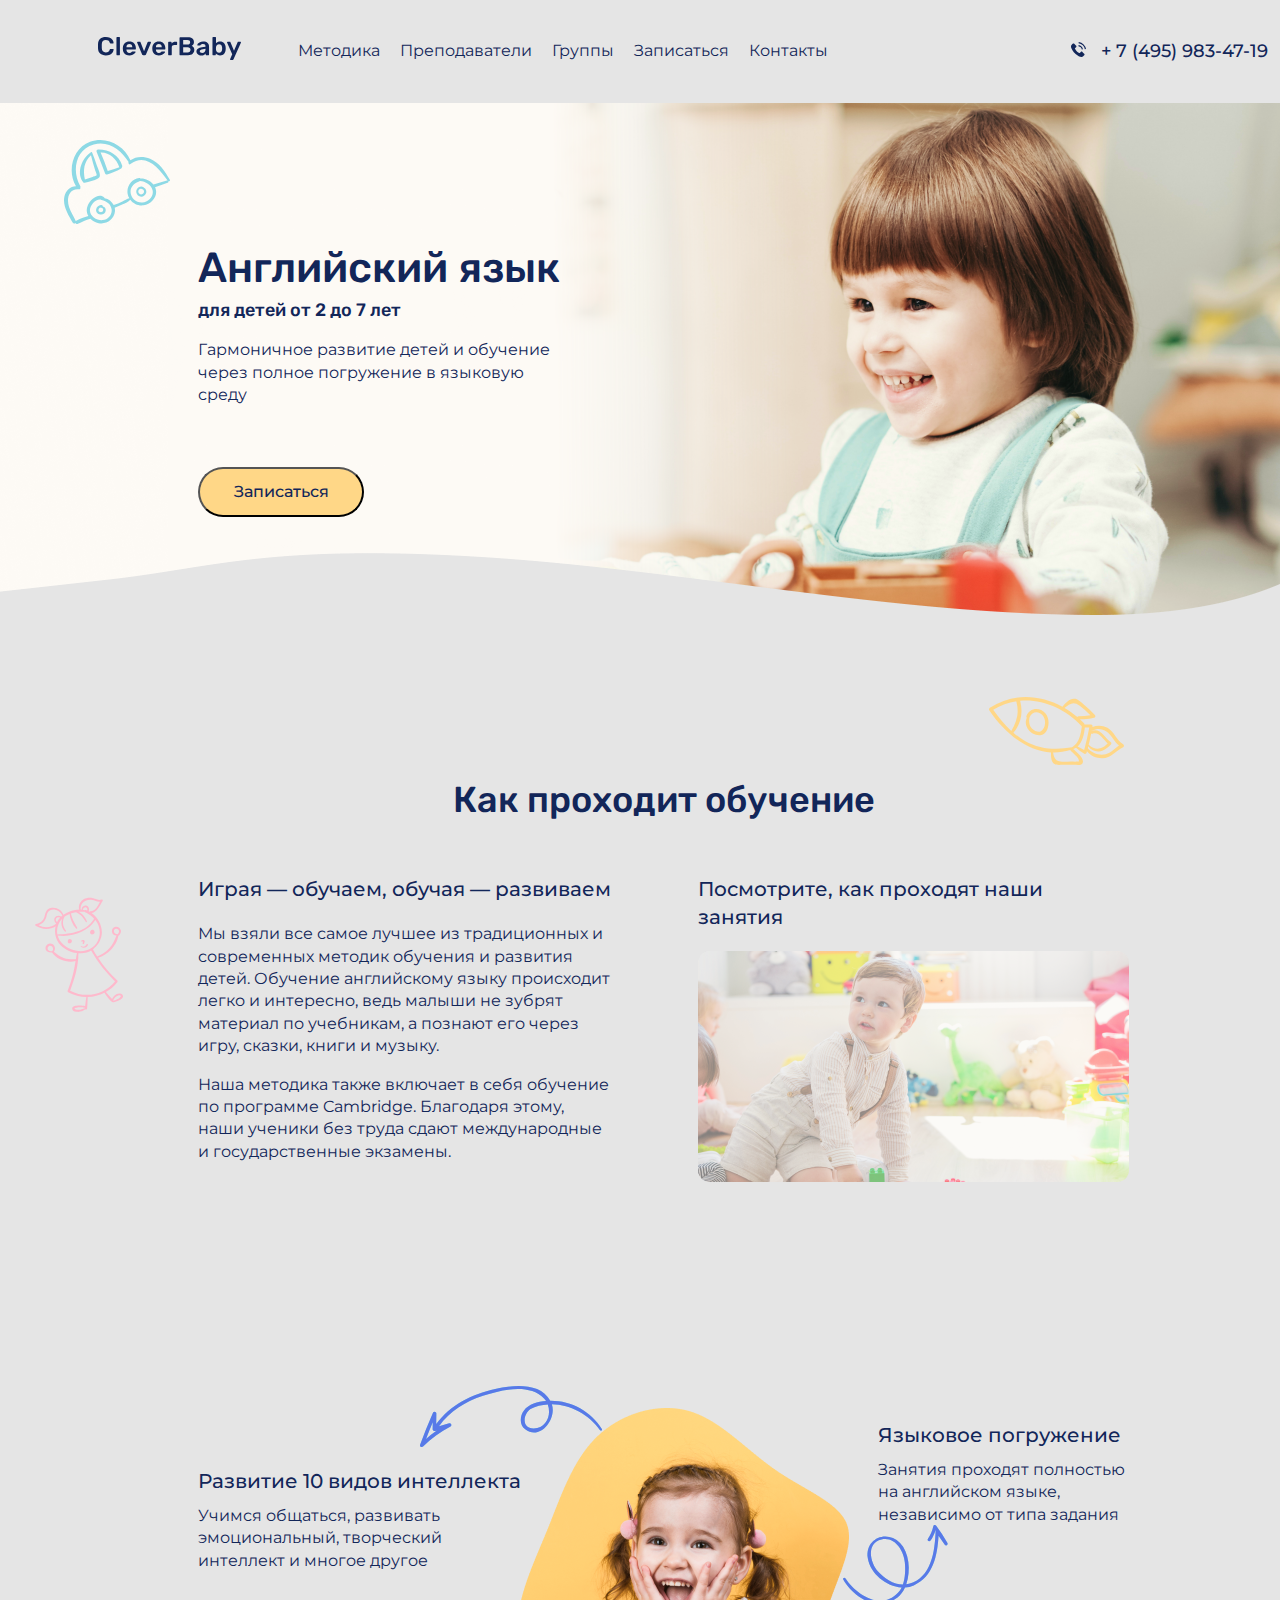
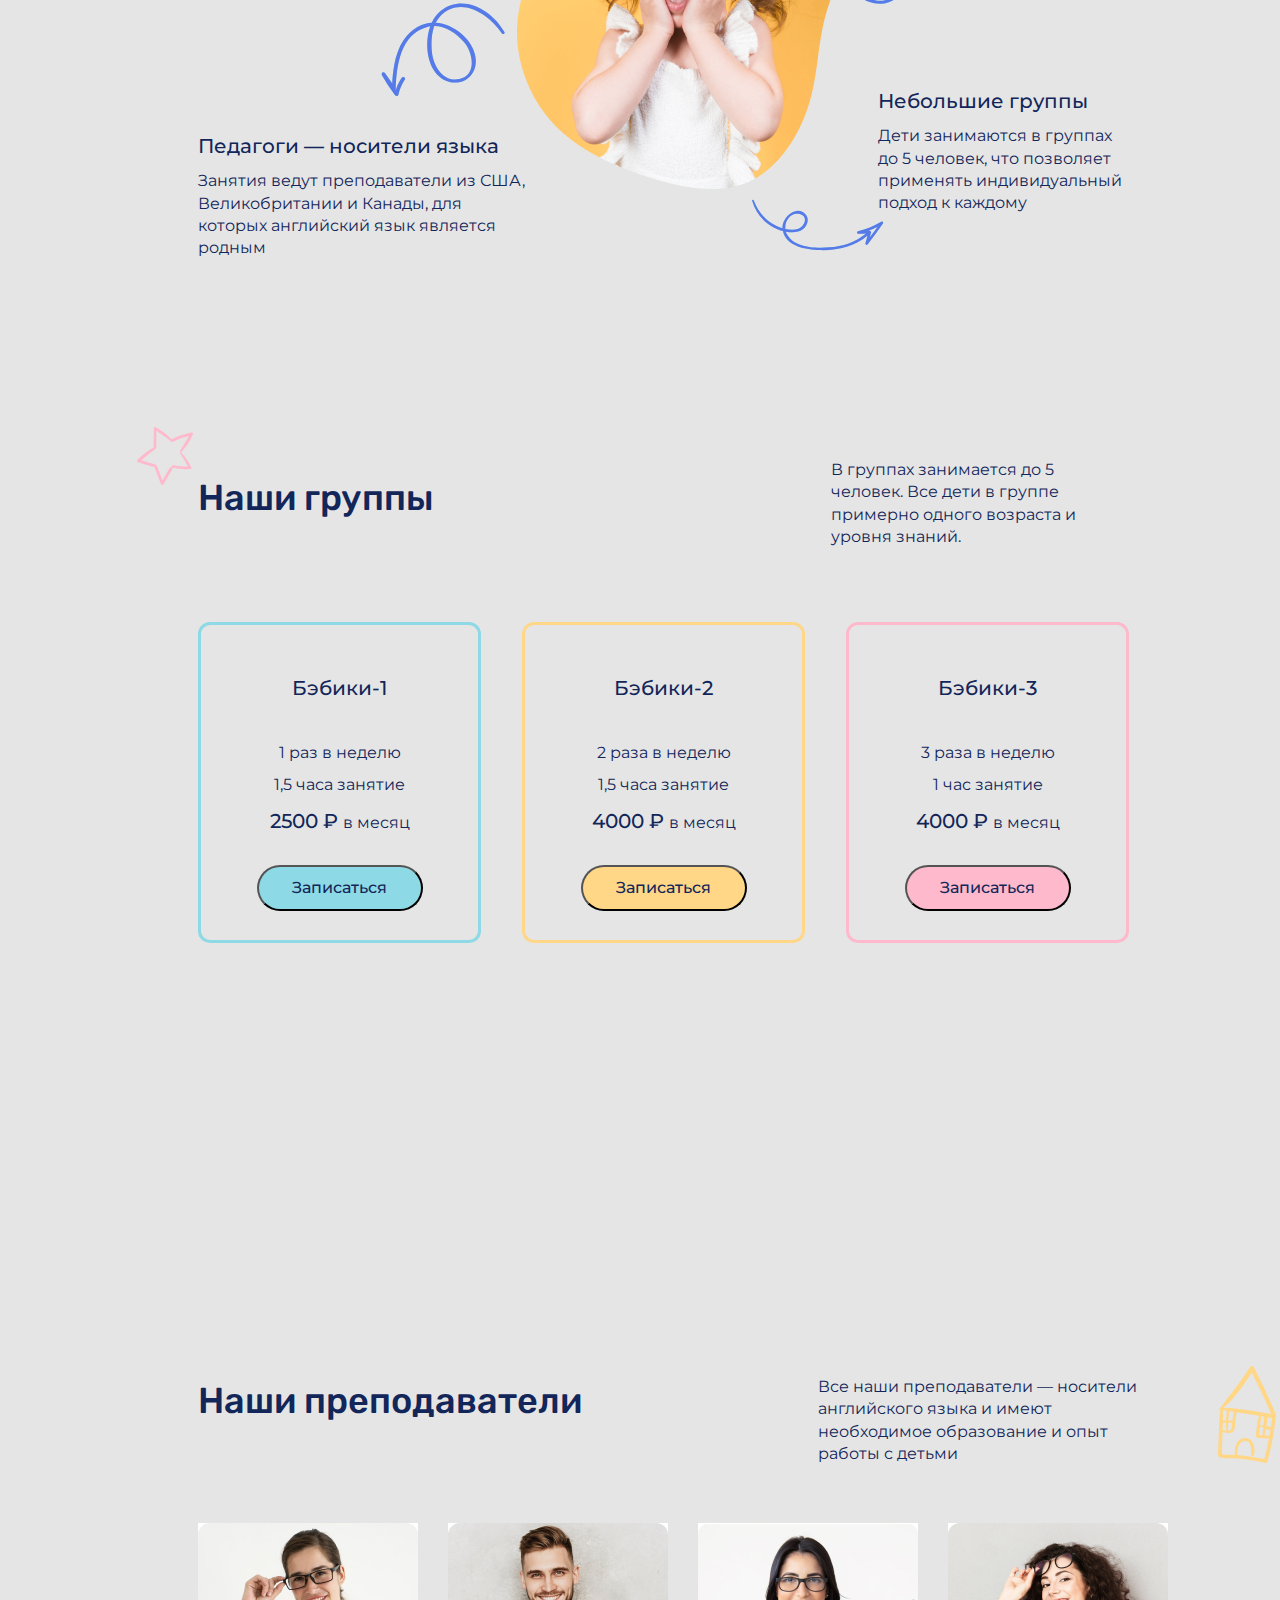
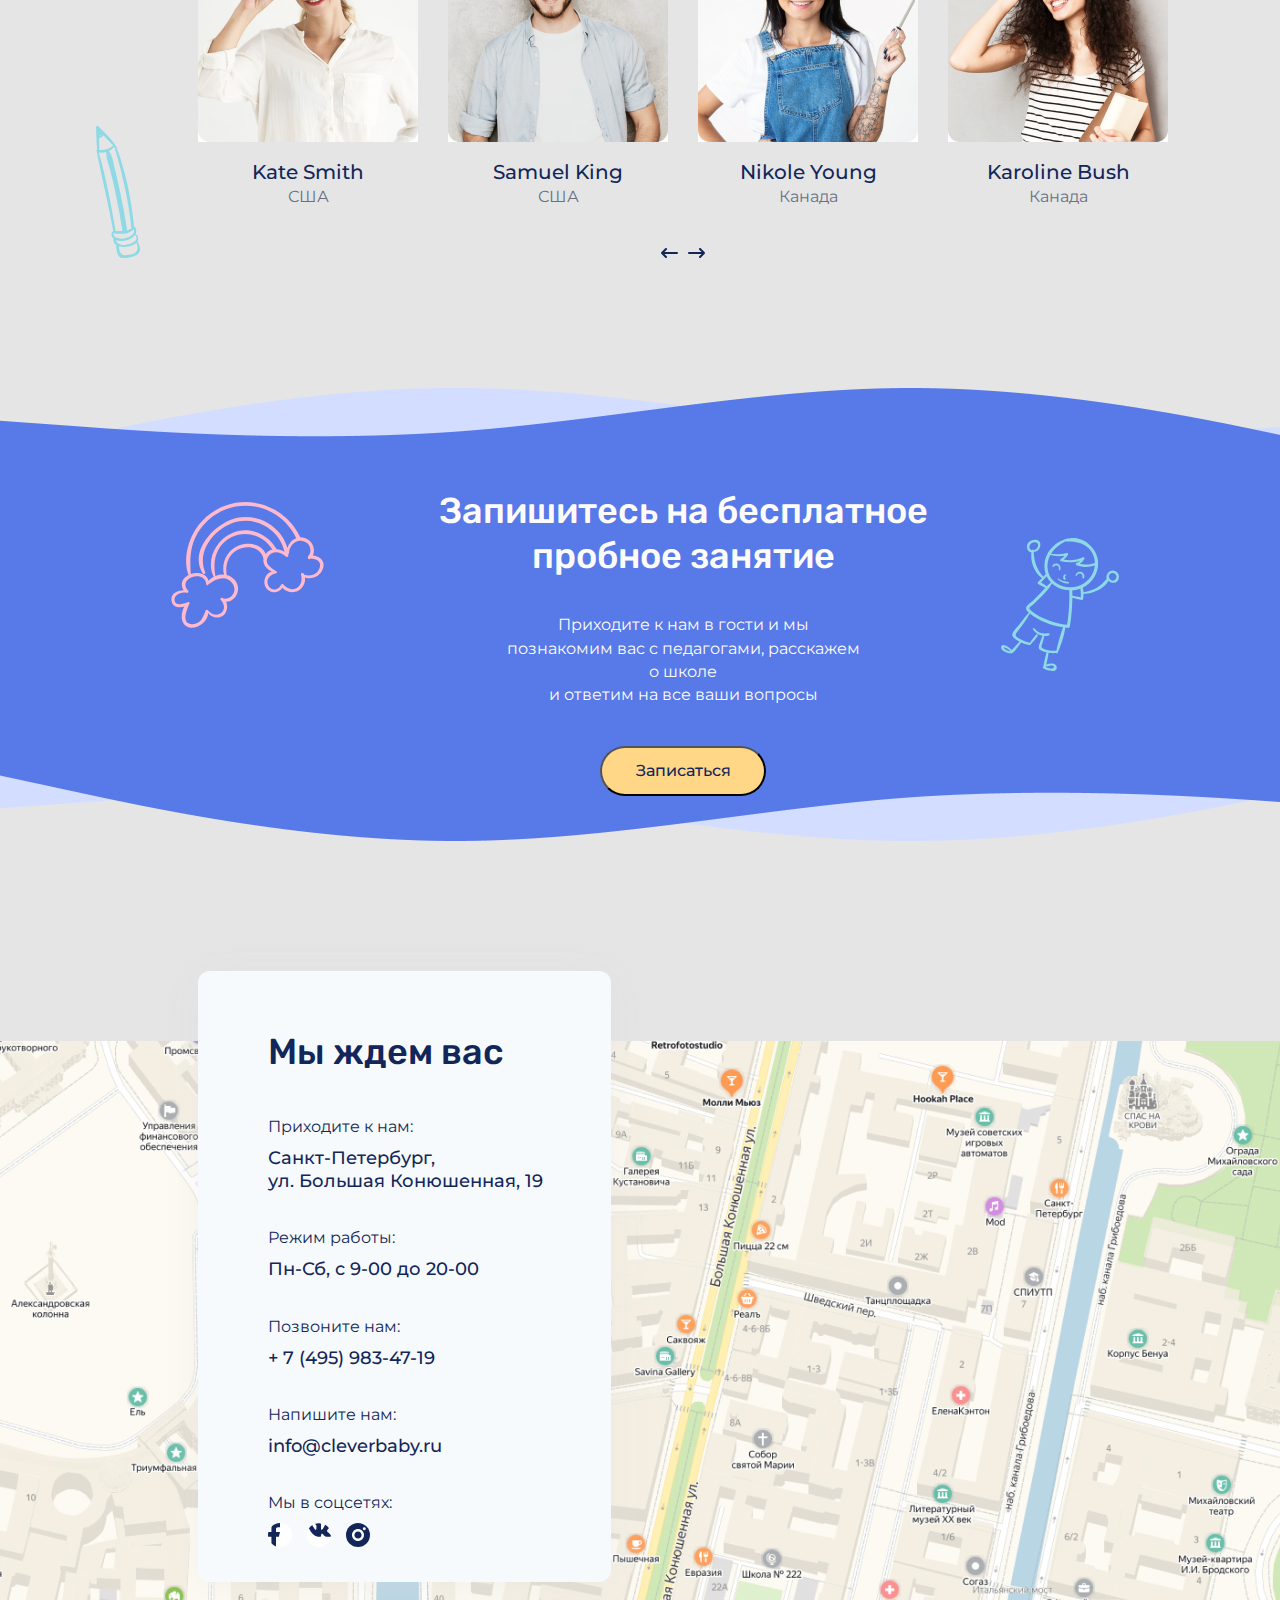
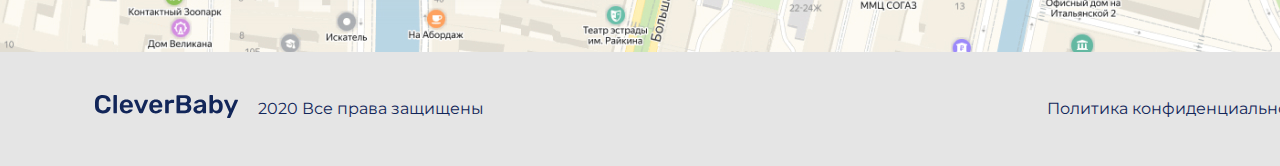
<file: index.html>
<!DOCTYPE html>
<html lang="ru">
  <head>
    <meta charset="utf-8">
 <meta name="viewport" content="width=device-width, initial-scale=1">
 <meta http-equiv="X-UA-Compatible" content="ie=edge"> 
 <title>Студия английского языка "CleverBaby"</title>
 <link rel="preconnect" href="https://fonts.googleapis.com">
<link rel="preconnect" href="https://fonts.gstatic.com" crossorigin>
<link href="https://fonts.googleapis.com/css2?family=Montserrat:wght@400;500;700&family=Rubik:wght@500&display=swap" rel="stylesheet">


<link rel="stylesheet" href="style-1.css">
<link rel="stylesheet" href="normalize.css">
   
  </head>
  <body>
    <div style="display: none;">
      <svg width="0" height="0" class="hidden">
        <symbol fill="none" xmlns="http://www.w3.org/2000/svg" viewBox="0 0 153 158" id="arrow-right-1">
          <path d="M52.974 92.6c8.383 9.438 20.513 17.613 33.323 17.757 3.336-9.304 3.505-20.426 2.632-29.46-1.466-15.18-12.747-34.582-31.084-30.467-20.656 4.635-15.034 30.73-4.871 42.17zm29.594-37.49c12.023 12.218 14.696 36.678 8.239 54.959a29.397 29.397 0 003.556-.705c30.332-8.209 34.514-43.965 35.525-70.014.013-.317.097-.591.213-.842l-.372-.513c-1.524 4.894-3.633 9.374-6.546 13.838-1.45 2.224-5.138.254-3.68-1.981 3.511-5.38 5.858-10.807 7.326-17.08.44-1.877 2.774-1.957 3.81-.576a207.33 207.33 0 0114.982 22.98c1.318 2.344-2.023 4.333-3.558 2.142-2.768-3.945-5.536-7.894-8.303-11.841-1.498 25.648-6.91 54.653-33.048 65.997-3.694 1.604-7.59 2.458-11.558 2.679-2.446 5.366-5.77 10.001-9.983 13.337-25.694 20.353-58.377.46-72.166-23.768-1.034-1.815 1.63-3.427 2.78-1.674 14.333 21.895 47.513 43.764 70.316 18.963 1.867-2.029 3.374-4.36 4.607-6.88-20.746-1.259-42.01-18.791-45.03-38.912-3.894-25.934 24.999-38.296 42.89-20.11z" fill="#8DD9E5"></path>
          <path d="M52.974 92.6c8.383 9.438 20.513 17.613 33.323 17.757 3.336-9.304 3.505-20.426 2.632-29.46-1.466-15.18-12.747-34.582-31.084-30.467-20.656 4.635-15.034 30.73-4.871 42.17zm29.594-37.49c12.023 12.218 14.696 36.678 8.239 54.959a29.397 29.397 0 003.556-.705c30.332-8.209 34.514-43.965 35.525-70.014.013-.317.097-.591.213-.842l-.372-.513c-1.524 4.894-3.633 9.374-6.546 13.838-1.45 2.224-5.138.254-3.68-1.981 3.511-5.38 5.858-10.807 7.326-17.08.44-1.877 2.774-1.957 3.81-.576a207.33 207.33 0 0114.982 22.98c1.318 2.344-2.023 4.333-3.558 2.142-2.768-3.945-5.536-7.894-8.303-11.841-1.498 25.648-6.91 54.653-33.048 65.997-3.694 1.604-7.59 2.458-11.558 2.679-2.446 5.366-5.77 10.001-9.983 13.337-25.694 20.353-58.377.46-72.166-23.768-1.034-1.815 1.63-3.427 2.78-1.674 14.333 21.895 47.513 43.764 70.316 18.963 1.867-2.029 3.374-4.36 4.607-6.88-20.746-1.259-42.01-18.791-45.03-38.912-3.894-25.934 24.999-38.296 42.89-20.11z" fill="#5879E8"></path>
        </symbol>
        <symbol fill="none" xmlns="http://www.w3.org/2000/svg" viewBox="0 0 153 87" id="arrow-right-2">
          <path d="M137.967 48.03a1.257 1.257 0 00-1.073-.527l-1.2.045a90.454 90.454 0 009.987-4.416 481.03 481.03 0 01-8.622 11.813l1.516-5.39c.202-.718-.125-1.249-.608-1.526zM61.132 29.414c9.505 2.493 5.272 13.4-1.583 15.924-4.411 1.623-9.723 1.137-14.205.218-.771-8.929 5.92-18.73 15.788-16.142zm88.479 8.31c-7.956 4.767-16.342 8.177-25.286 10.298-1.545.367-1.221 2.871.356 2.813 2.803-.109 5.603-.215 8.404-.322-11.252 9.674-25.5 14.139-40.021 15.091-14.952.983-38.083.764-46.148-14.536a13.604 13.604 0 01-1.01-2.515c6.412 1.194 13.898 1.25 19.109-3.114 4.26-3.568 6.406-10.235 2.843-14.99-9.191-12.278-26.441 1.962-25.64 14.348-14.59-4.142-26.105-15.84-31.342-30.35-.362-1.005-1.9-.61-1.606.462 4.445 16.18 17.504 28.852 33.392 32.912 3.653 16.99 25.293 20.204 39.6 20.775 18.632.748 37.93-3.34 52.525-15.83l-2.361 8.397c-.361 1.281 1.414 2.527 2.313 1.37a492.99 492.99 0 0016.756-22.86c.837-1.214-.736-2.637-1.884-1.949z" fill="#8DD9E5"></path>
          <path d="M137.967 48.03a1.257 1.257 0 00-1.073-.527l-1.2.045a90.454 90.454 0 009.987-4.416 481.03 481.03 0 01-8.622 11.813l1.516-5.39c.202-.718-.125-1.249-.608-1.526zM61.132 29.414c9.505 2.493 5.272 13.4-1.583 15.924-4.411 1.623-9.723 1.137-14.205.218-.771-8.929 5.92-18.73 15.788-16.142zm88.479 8.31c-7.956 4.767-16.342 8.177-25.286 10.298-1.545.367-1.221 2.871.356 2.813 2.803-.109 5.603-.215 8.404-.322-11.252 9.674-25.5 14.139-40.021 15.091-14.952.983-38.083.764-46.148-14.536a13.604 13.604 0 01-1.01-2.515c6.412 1.194 13.898 1.25 19.109-3.114 4.26-3.568 6.406-10.235 2.843-14.99-9.191-12.278-26.441 1.962-25.64 14.348-14.59-4.142-26.105-15.84-31.342-30.35-.362-1.005-1.9-.61-1.606.462 4.445 16.18 17.504 28.852 33.392 32.912 3.653 16.99 25.293 20.204 39.6 20.775 18.632.748 37.93-3.34 52.525-15.83l-2.361 8.397c-.361 1.281 1.414 2.527 2.313 1.37a492.99 492.99 0 0016.756-22.86c.837-1.214-.736-2.637-1.884-1.949z" fill="#5879E8"></path>
        </symbol>
        <symbol fill="none" xmlns="http://www.w3.org/2000/svg" viewBox="0 0 182 61" id="decorate-arrow-left-1">
          <path d="M13.884 44.708c.403.308.931.447 1.482.282.484-.144.967-.287 1.45-.432A113.755 113.755 0 006.07 52.915a574.627 574.627 0 016.661-16.642c-.03 2.276-.058 4.553-.087 6.83-.012.91.56 1.432 1.241 1.605zm99.891-2.325c-12.419.063-10.819-14.126-3.276-19.265 4.854-3.306 11.498-4.411 17.27-4.743 3.862 10.279-1.101 23.94-13.994 24.008zM3.04 60.526c8.152-8.13 17.276-14.796 27.5-20.118 1.767-.922.552-3.77-1.354-3.203-3.386 1.013-6.77 2.022-10.154 3.032 10.571-14.953 26.506-24.713 43.922-30.42 17.932-5.88 46.242-12.926 61.093 2.558a16.71 16.71 0 012.056 2.645c-8.219.617-17.377 2.915-22.31 9.703-4.034 5.55-4.473 14.084 1.432 18.564 15.237 11.565 31.639-10.662 26.609-25.005 19.167.273 37.052 10.423 48.191 25.869.771 1.069 2.519.12 1.809-1.053-10.719-17.663-30.807-28.472-51.531-28.24C120.285-4.009 92.815-.963 75.162 2.881c-22.99 5.002-45.213 15.913-58.946 35.24.046-3.547.09-7.094.137-10.641.021-1.624-2.554-2.53-3.273-.884A589.33 589.33 0 00.103 58.826c-.625 1.695 1.76 2.875 2.937 1.701z" fill="#8DD9E5"></path>
          <path d="M13.884 44.708c.403.308.931.447 1.482.282.484-.144.967-.287 1.45-.432A113.755 113.755 0 006.07 52.915a574.627 574.627 0 016.661-16.642c-.03 2.276-.058 4.553-.087 6.83-.012.91.56 1.432 1.241 1.605zm99.891-2.325c-12.419.063-10.819-14.126-3.276-19.265 4.854-3.306 11.498-4.411 17.27-4.743 3.862 10.279-1.101 23.94-13.994 24.008zM3.04 60.526c8.152-8.13 17.276-14.796 27.5-20.118 1.767-.922.552-3.77-1.354-3.203-3.386 1.013-6.77 2.022-10.154 3.032 10.571-14.953 26.506-24.713 43.922-30.42 17.932-5.88 46.242-12.926 61.093 2.558a16.71 16.71 0 012.056 2.645c-8.219.617-17.377 2.915-22.31 9.703-4.034 5.55-4.473 14.084 1.432 18.564 15.237 11.565 31.639-10.662 26.609-25.005 19.167.273 37.052 10.423 48.191 25.869.771 1.069 2.519.12 1.809-1.053-10.719-17.663-30.807-28.472-51.531-28.24C120.285-4.009 92.815-.963 75.162 2.881c-22.99 5.002-45.213 15.913-58.946 35.24.046-3.547.09-7.094.137-10.641.021-1.624-2.554-2.53-3.273-.884A589.33 589.33 0 00.103 58.826c-.625 1.695 1.76 2.875 2.937 1.701z" fill="#5879E8"></path>
        </symbol>
        <symbol fill="none" xmlns="http://www.w3.org/2000/svg" viewBox="0 0 130 118" id="decorate-arrow-left-2">
          <path d="M85.535 43.673c-9.895-7.837-23.26-13.782-35.901-11.698-1.67 9.742.096 20.724 2.526 29.47C56.24 76.14 70.72 93.286 88.063 86.05c19.537-8.153 9.468-32.875-2.528-42.376zM62.903 85.736C48.941 75.79 42.06 52.168 45.243 33.043c-1.136.37-2.266.79-3.38 1.312-28.445 13.353-26.352 49.292-22.823 75.12.043.315.008.6-.063.867l.455.44c.651-5.084 1.95-9.862 4.043-14.764 1.042-2.442 5.016-1.143 3.968 1.312-2.523 5.907-3.892 11.66-4.248 18.092-.107 1.925-2.391 2.41-3.651 1.23A207.327 207.327 0 01.798 96.624c-1.705-2.08 1.239-4.619 3.131-2.729l10.234 10.22c-2.98-25.518-2.689-55.023 21.081-70.735 3.36-2.221 7.049-3.74 10.917-4.647 1.477-5.708 3.946-10.85 7.514-14.867 21.769-24.508 57.411-10.594 75.198 10.87 1.334 1.608-1.009 3.658-2.446 2.132-17.92-19.073-54.393-34.846-72.542-6.46-1.486 2.322-2.565 4.879-3.342 7.575 20.65-2.363 44.637 11.208 51.105 30.498 8.34 24.864-17.966 42.057-38.745 27.255z" fill="#8DD9E5"></path>
          <path d="M85.535 43.673c-9.895-7.837-23.26-13.782-35.901-11.698-1.67 9.742.096 20.724 2.526 29.47C56.24 76.14 70.72 93.286 88.063 86.05c19.537-8.153 9.468-32.875-2.528-42.376zM62.903 85.736C48.941 75.79 42.06 52.168 45.243 33.043c-1.136.37-2.266.79-3.38 1.312-28.445 13.353-26.352 49.292-22.823 75.12.043.315.008.6-.063.867l.455.44c.651-5.084 1.95-9.862 4.043-14.764 1.042-2.442 5.016-1.143 3.968 1.312-2.523 5.907-3.892 11.66-4.248 18.092-.107 1.925-2.391 2.41-3.651 1.23A207.327 207.327 0 01.798 96.624c-1.705-2.08 1.239-4.619 3.131-2.729l10.234 10.22c-2.98-25.518-2.689-55.023 21.081-70.735 3.36-2.221 7.049-3.74 10.917-4.647 1.477-5.708 3.946-10.85 7.514-14.867 21.769-24.508 57.411-10.594 75.198 10.87 1.334 1.608-1.009 3.658-2.446 2.132-17.92-19.073-54.393-34.846-72.542-6.46-1.486 2.322-2.565 4.879-3.342 7.575 20.65-2.363 44.637 11.208 51.105 30.498 8.34 24.864-17.966 42.057-38.745 27.255z" fill="#5879E8"></path>
        </symbol>
      </svg>
    
    
    </div>

    <header class="header">
     <div class="container">
     <a href="index.html"><img src="img/logo.svg" alt=" Логотип CleverBaby" class="logo"></a>
     
     <div class="header-wrapper">
         <ul class="main-menu">
     <li class="main-menu-item"><a href="#properties">Методика</a></li>
     <li class="main-menu-item"><a href="#teachers">Преподаватели</a></li>
     <li class="main-menu-item"><a href="#groups">Группы</a></li>
     <li class="main-menu-item"><a href="#sign-up">Записаться</a></li>
     <li class="main-menu-item"><a href="#contacts">Контакты</a></li>
     </ul>
     <div class="header-contact-wrapper">
     <a href="tel:+74959834719" class="header-contact">
     <span class="header-contact-icon" aria-label="Иконка телефона">
     <img src="img/icon-phone.svg" alt="Иконка телефона">
     </span>
     + 7 (495) 983-47-19
     </a>
    </div></div>
     </div>
    </header>
    <main>
   <h1 class="visually-hidden"> Обучение английскому языку для детей</h1> 
    
   <section class="promo">
<div class="container">
<div class="promo-text">
<h2 class="promo-title">Английский язык</h2>
<P class="promo-subtitle">для детей от 2 до 7 лет</P>
<p>Гармоничное развитие детей и обучение
через полное погружение в языковую среду</p>
<button class="button"> <a href="#">Записаться</a></button></div>
</div>
</section>

<section id="properties" class="properties container-small">

<h2 class="properties-title">          Как проходит обучение        </h2> 
 <div class="container-layout">
<div class="column-1"><h3 class="properties-subtitle">Играя — обучаем, обучая — развиваем</h3>
<p>Мы взяли все самое лучшее из традиционных и современных методик обучения и развития детей. Обучение английскому языку происходит легко и интересно, ведь малыши не зубрят материал по учебникам, а познают его через игру, сказки, книги и музыку. </p>
<p>  Наша методика также включает в себя обучение по программе Cambridge. Благодаря этому, наши ученики без труда сдают международные и государственные экзамены. </p></div>
<div class="column-2"><h3 class="properties-subtitle">Посмотрите, как проходят наши занятия</h3>
<video src="" width="431" height="231" poster="img/video-desktop.png" ></video></div>
</div>
</section>
      
<section class="types container-small">
  
    <ul class="types-list">
  <li class="types-list-item">
    <svg class="arrows arrow-left-1">
      <use xlink:href="#decorate-arrow-left-1"></use>
    </svg>
   
  <h3 class="types-list-item-subtitle">Развитие 10 видов интеллекта</h3>
  <p>Учимся общаться, развивать эмоциональный, творческий интеллект и многое другое</p>
  </li>
  <li class="types-list-item">
  <svg class="arrows arrow-left-2">
    <use xlink:href="#decorate-arrow-left-2"></use></svg>
  
  <h3 class="types-list-item-subtitle">Педагоги — носители языка</h3>
  <p>Занятия ведут преподаватели         из США, Великобритании и Канады, для которых английский язык является родным</p>
  </li>
  <li class="types-list-item">
  <svg class="arrows arrow-right-1">
    <use xlink:href="#arrow-right-1"></use></svg>
  <h3 class="types-list-item-subtitle">Языковое погружение</h3>
  <p>Занятия проходят полностью на английском языке, независимо от типа задания</p>
  </li>
  <li class="types-list-item">
  <svg class="arrows arrow-right-2">
    <use xlink:href="#arrow-right-2"></use></svg>
  <h3 class="types-list-item-subtitle">Небольшие группы</h3>
  <p>Дети занимаются в группах до 5 человек, что позволяет применять индивидуальный подход к каждому</p>
  </li>
  </ul>
  <img src="img/laughing-girl-desktop.png" alt="" width="332" height="381">

</section>

      <section id="groups" class="groups container-small">
<header class="groups-header" >
  <h2 class="groups-title">Наши группы</h2>
<p>В группах занимается до 5 человек. Все дети в группе примерно одного возраста и уровня знаний.</p>
</header>
<ul class="groups-list">
  <li class="groups-list-item groups-list-item-1">
    <h3 class="groups-list-item-subtitle">      Бэбики-1    </h3>
    <ul class="groups-list-item-text-list">
      <li class="groups-text">1 раз в неделю</li>
      <li class="groups-text">1,5 часа занятие      <li>
    <li class="groups-text groups-item-price">2500 &#8381 <span>в месяц</span>    </li>
  </ul>
    
    <button class="button button-1"><a href="">Записаться</a></button>
  </li>
  <li class="groups-list-item groups-list-item-2">
    <h3 class="groups-list-item-subtitle">      Бэбики-2    </h3>
    <ul class="groups-list-item-text-list">
      <li class="groups-text">2 раза в неделю </li>
      <li class="groups-text">1,5 часа занятие      <li>
        <li class="groups-text groups-item-price">4000 &#8381 <span>в месяц</span> </li>
    </ul>
            <button class="button button-2"><a href="">Записаться</a></button>
  </li>
  <li class="groups-list-item groups-list-item-3">
    <h3 class="groups-list-item-subtitle">      Бэбики-3    </h3>
    <ul class="groups-list-item-text-list">
      <li class="groups-text">3 раза в неделю</li>
      <li class="groups-text">1 час занятие<li>
        <li      class="groups-text groups-item-price">4000 &#8381 <span>в месяц</span>    </li>
  </ul>
    <button class="button button-3"><a href="">Записаться</a></button>
  </li>
</ul>
      </section>


      <section id="teachers" class="teachers container-small">
<div class="teachers-header"><h2 class="teachers-title">Наши преподаватели</h2>
<p class="teachers-subtitle">Все наши преподаватели — носители английского языка и имеют необходимое образование и опыт работы с детьми</p></div>
<ul class="teachers-list">
  <li class="teachers-list-item">
    <img src="img/teacher-1@1x.jpg" width="220" height="219" alt="">
    <p class="teachers-name">Kate Smith</p>
    <p class="teachers-country">США</p>
  </li>
  <li class="teachers-list-item">
    <img src="img/teacher-2@1x.jpg" width="220" height="219" alt="">
    <p  class="teachers-name">Samuel King</p>
    <p class="teachers-country">США</p>
  </li>
  <li class="teachers-list-item">
    <img src="img/teacher-3@1x.jpg" width="220" height="219" alt="">
    <p  class="teachers-name">Nikole Young</p>
    <p class="teachers-country">Канада</p>
  </li>
  <li class="teachers-list-item">
    <img src="img/teacher-4@1x.jpg"  width="220" height="219" alt="">
    <p  class="teachers-name">Karoline Bush</p>
    <p class="teachers-country">Канада</p>
  </li>
</ul>
<div class="slider-arrows">
  <div class="slider-arrow-left visually-hidden">Назад</div>
<div class="slider-arrow-right visually-hidden">Вперед</div></div>
      </section>

      <section id="sign-up" class="banner">
       <div class="container">
       <h2 class="banner-title"> Запишитесь на бесплатное пробное занятие</h2>
       <p class="banner-text">Приходите к нам в гости и мы познакомим вас с педагогами, расскажем о школе <br>              и ответим на все ваши вопросы</p>
       <button class="button banner-button"><a href="">Записаться</a></button></div>
</section>

<section id="contacts" class="contacts ">
  <div class="container"><div class="contacts-text-wrapper">
  <h2 class="contacts-title">Мы ждем вас</h2>
  <div class="contacts-contacts-wrapper">
  <div class="contacts-item">
  <p class="contacts-subtitle">Приходите к нам:</p>
  <p class="contacts-text">Санкт-Петербург,<br> ул. Большая Конюшенная, 19</p>
  </div>
  <div class="contacts-item">
  <p class="contacts-subtitle">Режим работы:</p>
  <p class="contacts-text">Пн-Сб, с 9-00 до 20-00</p>
  </div>
  <div class="contacts-item">
  <p class="contacts-subtitle">Позвоните нам:</p>
  <p class="contacts-text"><a href="tel:+74959834719">+ 7 (495) 983-47-19</a></p>
  </div>
  <div class="contacts-item ">
  <p class="contacts-subtitle">Напишите нам:</p>
  <p class="contacts-text"><a href="mailto:info@cleverbaby.ru">info@cleverbaby.ru</a></p>
  </div>
  </div>
  <div class="contacts-item ">
  <p class="contacts-subtitle">Мы в соцсетях:</p>
  <ul class="contacts-social">
  <li class="contacts-social-item"><a href="#" aria-label="Мы в Facebook">
  
  </a></li>
  <li class="contacts-social-item"><a href="#" aria-label="Мы в VKontakte"></a></li>
  <li class="contacts-social-item"><a href="#" aria-label="Мы в Instagram"></a></li>
  </ul>
  </div>
  </div>
  
  <div class="contacts-map-wrapper" aria-label="Карта с адресом">
  
  <h2 class="visually-hidden">Карта с нашим местоположением</h2>
  
  </div>
  
  </div></div>

</section>
    </main>
    
    <footer >
      <section class="footer">
        <h2 class="visually-hidden">Права и политика конфиденциальности</h2>
        <div class="rights-container">
            <a href="#"><img src="img/logo.svg" alt=" Логотип CleverBaby" class="logo"></a>
        <p class="rights"><a href="#">2020 Все права защищены</a></p>
    </div>
        <p class="confidens"><a href="#">Политика конфиденциальности</a></p>
      </section>
    </footer>
  
  </body>
</html>
</file>
<file: style-1.css>
.visually-hidden {
    position: absolute;
    width: 1px;
    min-width: initial;
    height: 1px;
    min-height: initial;
    margin: -1px;
    border: 0;
    padding: 0;
    white-space: nowrap;
    clip-path: inset(100%);
    clip: rect(0 0 0 0);
    overflow: hidden;
  }
  
  html,
  body {
    height: 100%;
    width: 100%;
  }
  body {
      padding: 0;
      margin: 0;
      font-size: 16px;
      line-height: 140%;
      font-family: 'Montserrat', 'Arial', sans-serif;
      font-weight: 400;
      color: #122659;
      background-color:#E5E5E5;
  }
  main {
      position: relative;
      max-width: 1366px;
  }
  .container {
      max-width: 1366px;
      margin: 0 auto;
  }
  .container-small {
      width: 931px;
      margin: 0 237px 0 198px;
  }
  *::before, 
  *::after {
box-sizing: border-box;
  }
  .header {
      width: 1366px;
      height: 103px;
  }
  .header .container {
        width: 1366px;
    height: 103px;
      display: flex;
      align-items: center;
  }
  .header-wrapper{
    width: 1068px;
           display: flex;
    justify-content: space-between;
    align-items: center;
  }
  .logo {
    width: 143px;
    height: 23px;
    padding-left: 98px;
    margin-right: 57px;
    
  }
  .main-menu {
      list-style: none;
      padding: 0;
      margin: 0;
      display: flex;
        }
  .main-menu li{
      
      margin-right: 20px;
  }
  .main-menu li:last-child {
      margin-right: 0;
  }
  .main-menu a{
      text-decoration: none;
      color: #122659;
  }
  .header-contact-wrapper {
        margin-right: 98px;
  }
  .header-contact {
         font-family: 'Montserrat';
font-size: 18px;
font-style: normal;
font-weight: 500;
line-height: 25px;
letter-spacing: 0em;
text-align: left;
text-decoration: none;
color: #122659;
  }
  .header-contact-icon{
      padding: 0;
      margin: 0;
    width: 15px;
    height: 15px;
    margin-right: 10px;
  }

.promo {
    width: 1366px;
    height: 512px;
    padding: 0;
    margin:0;
    background: url("img/background-main-desktop.png") no-repeat;
    background-size: cover;
}
.promo-text {
    padding: 0;
margin: 0;
padding-left: 198px;
padding-top: 136px;
width: 375px;
}
.promo-title{
    font-family: 'Rubik';
font-size: 42px;
font-style: normal;
font-weight: 500;
line-height: 59px;
letter-spacing: 0em;
text-align: left;
padding: 0;
margin: 0;
}
.promo-subtitle {
    
font-family: 'Rubik';
font-style: normal;
font-weight: 500;
font-size: 18px;
line-height: 140%;
padding: 0;
margin: 0;
}
.button {
     font-weight: 500;
    font-size: 16px;
    line-height: 140%;
    width: 166px;
height: 50px;
border-radius: 35px;
background: #FFD787;
}
.button a{
    
    text-decoration: none;
    color: #122659;
}
.promo .button {
   margin-top: 45px;
 }
.promo .container::before,
.promo .container::after {
  position: absolute;
  content: "";
}

.promo .container::before {
  width: 106px;
  height: 84px;
  background-image: url('img/decorate-car.svg');
  background-size: cover;
  left: 64px;
top: 37px;
 }


.properties {
padding-top: 130px;
height: 511px;

}
.container-layout {
    display: flex;
    flex-direction: row;
    justify-content: space-between;
}
.column-1 {
    width: 414px;
}
.column-2 {
    width: 431px;
}
.properties-title {
    font-family: 'Rubik';
font-style: normal;
font-weight: 500;
font-size: 36px;
line-height: 140%;
text-align: center;
}
.properties-subtitle {
    font-family: 'Montserrat';
font-style: normal;
font-weight: 500;
font-size: 20px;
line-height: 140%;
}
.properties::before,
.properties::after {
  position: absolute;
  content: "";
}

.properties::before {
  width: 105px;
  height: 115px;
  background-image: url('img/decorate-girl.svg');
  background-size: contain;
  background-repeat: no-repeat;
    top: 794px;
  left: 35px;
}

.properties::after {
  width: 135px;
  height: 68px;
  background-image: url('img/decorate-rocket.svg');
  background-size: contain;
  background-repeat: no-repeat;
  top: 594px;
  right: 156px;
}
.types {
    margin-top: 130px;
       position: relative;
       height: 474px;
          display: flex;
      
}
.types-list {
    list-style: none;
    padding: 0;
    margin: 0;
    display: flex;
    flex-direction: column;
flex-wrap: wrap;
 }
.types-list-item {
    width: 330px;
   
}
.types-list-item-subtitle {
    font-family: 'Montserrat';
    font-style: normal;
    font-weight: 500;
    font-size: 20px;
    line-height: 140%;
    padding: 0;
    margin: 0;
    margin-bottom: 10px;
}
.types-list-item p{
    margin: 0;
    padding: 0;
}
.types img{
    width: 332px;
    height: 381px;
    position: absolute;
    top:22px;
    left:319px;
}
.types-list-item:nth-child(1) {
    padding-top: 81px;
}
.types-list-item:nth-child(2) {
    padding-top: 160px;
}
.types-list-item:nth-child(3) {
    width: 250px;
    padding-left: 350px;
    margin-top: 35px;
}
.types-list-item:nth-child(4) {
    width: 244px;
    padding-left: 350px;
    margin-top: 161px;
}

.arrows {
    position: absolute;
}
.arrow-left-1 {
    width: 182px;
    height: 61px;
    left: 222px;
top: 0;

}
.arrow-left-2 {
    width: 115px;
height: 126px;
left: 188px;
top:203px;

transform: rotate(10deg);
}
.arrow-right-1 {
    width: 115px;
    height: 126px;
    left: 640px;
    top:112px;
  }
.arrow-right-2 {
    width: 144px;
    height: 50px;
    left: 544px;
    top: 416px;
       transform: scale(1.6,1.6);

}
.groups {
    margin-top: 130px;
    height:803px;
  
}
.groups::before {
    position: absolute;
    content: "";
    width: 56px;
    height: 58px;
    top: 1924px;
    left: 137px;
    background-image: url('img/decorate-star.svg');
    background-size: contain;
    background-repeat: no-repeat;
  }
.groups-header {
    margin-top: 183px;
    display: flex;
    justify-content: space-between;
}
.groups-header p{
    width: 298px;
}
.groups-title {
    font-family: 'Rubik';
font-style: normal;
font-weight: 500;
font-size: 36px;
line-height: 140%;
width: 237px;
height: 25px;
}
.groups-list{
    padding: 0;
    margin: 0;
    list-style: none;
    display: flex;
    justify-content: space-between;

    margin-top: 57px;

}
.groups-list-item {
    width: 296px;
    height: 321px;
    margin-right: 41px;
    border: 3px solid black;
box-sizing: border-box;
border-radius: 12px;
display: flex;
flex-direction: column;
justify-content: center;
align-items: center;
}
.groups-list-item:last-child {
    margin-right: 0;
}

.groups-list-item-subtitle{
 font-weight: 500;
font-size: 20px;
line-height: 140%;
padding-top: 51px;
}
.groups-list-item-text-list {
    padding: 0;
    margin: 0;
    list-style: none;
  padding-top: 20px; 
  padding-bottom: 20px; 
    
    text-align: center;
  }
  .groups-text {
      padding-bottom: 10px;
  }
.groups-item-price {
    font-weight: 500;
font-size: 20px;
line-height: 140%;
}
.groups-item-price span {
    font-weight: normal;
font-size: 16px;
line-height: 140%;
}
.groups-list-item .button {
    margin-bottom: 50px;
    font-weight: 500;
    width: 166px;
height: 50px;
border-radius: 35px;
padding: 10px;
}
.groups-list-item-1 {
    border-color: #8DD9E5;
}
 .button-1 {
    background-color: #8DD9E5;
}
.groups-list-item-2 {
    border-color: #FFD787;
}
.button-2 {
    background-color: #FFD787;
}
.groups-list-item-3 {
    border-color: #FEB9CC;
}
.button-3 {
    background-color: #FEB9CC;
}

.teachers {
    margin-top: 130px;
    margin-bottom: 130px;
    width: 970px;
   position: relative;
}
.teachers::before,
.teachers::after {
  position: absolute;
  content: "";
}

.teachers::before {
  width: 58px;
  height: 97px;
  top: -10px;
    right: -108px;
  background-image: url('img/decorate-house.svg');
  background-size: contain;
  background-repeat: no-repeat;
}

.teachers::after {
  width: 44px;
  height: 132px;
  bottom: 0;
    left: -102px;
  background-image: url('img/decorate-pencil.svg');
  background-size: contain;
  background-repeat: no-repeat;
}
.teachers-header {
    display: flex;
    justify-content: space-between;
    align-items: flex-start;
 }
.teachers-title {
    padding: 0;
    margin: 0;
    font-family: 'Rubik';
font-style: normal;
font-weight: 500;
font-size: 36px;
line-height: 140%;
width: 384px;
height: 25px;
}
.teachers-subtitle {
    padding: 0;
    margin: 0;
    width: 350px;
}
.teachers-list{
    padding: 0;
    margin: 0;
    list-style: none;
    margin-top: 57px;
    display: flex;
    justify-content: space-between;
    align-items: flex-start;
}
.teachers-list-item {
    width: 220px;
    margin-right: 30px;
}
.teachers-list-item:last-child {
    margin-right: 0;
}
.teachers-list-item img {
    width: 220px;
    height: 219px;
    margin-bottom: 10px;
}
.teachers-name {
    font-family: 'Montserrat';
font-style: normal;
font-weight: 500;
font-size: 20px;
line-height: 140%;
text-align: center;
margin-top: 60px;

}
.teachers-country {
    color: #677085;
    text-align: center;
}
.teachers-list-item p {
    margin: 0;
}
.slider-arrows {
    padding-top: 50px;
}
.slider-arrows::before,
.slider-arrows::after {
position: absolute;
content: " ";
width: 17px;
height: 10px;
background-size: cover;
background-repeat: no-repeat;
}
.slider-arrows::before {
    background-image: url('img/icon-arrow-left.svg');
    left: 463px;
    bottom: 0;
}
.slider-arrows::after {
    background-image: url('img/icon-arrow-right.svg');
    right: 463px;
    bottom: 0;
}
.banner{
   background:url('img/back\ banner\ 1.png') no-repeat;
   background-size: cover;
   width: 1366px;
   height: 453px;
   text-align: center;
   color: #FEFCFA;
   margin-bottom: 130px;
   position: relative;
}
.banner .container::before,
.banner .container::after {
  position: absolute;
  content: "";
  background-repeat: no-repeat;
  background-size: cover;
}
.banner .container::before {
    width: 185px;
    height: 160px;
    top: 90px;
    left: 145px;
    background-image: url('img/decorate-rainbow.svg');
  }
  
  .banner .container::after {
    width: 118px;
    height: 133px;
    top: 150px;
    right: 247px;
    background-image: url('img/decorate-boy.svg');
  }
.banner-title {
    font-family: 'Rubik';
font-style: normal;
font-weight: 500;
font-size: 36px;
line-height: 125%;
width: 490px;
margin: 0 auto;
padding-top: 100px;
padding-bottom: 35px;
}
.banner-text {
    line-height: 145%;
   padding-bottom: 40px;
   width: 360px;
   margin: 0 auto;
}
.banner-button {
    margin-bottom: 100px;
}
.contacts {
position: relative;
height: 681px;
}
.contacts-text-wrapper {
    width: 413px;
height: 611px;
background: #F7FAFC;
box-shadow: 0px 4px 40px rgba(217, 217, 217, 0.3);
border-radius: 12px;
position: absolute;
left: 198px;
z-index: 10;
}
.contacts-title {
    margin: 0;
    margin: 70px 0 50px 70px;
    font-family: 'Rubik';
font-style: normal;
font-weight: 500;
font-size: 36px;
height: 25px;
}

.contacts-item  {
    margin: 0;
    margin-left: 70px;
}
.contacts-subtitle {
    margin: 0;
    margin-bottom: 20px;
    height: 11px;
}
.contacts-text {
    font-weight: 500;
font-size: 18px;
margin: 0;
margin-bottom: 35px;
}
.contacts-text a{
    text-decoration: none;
    color: #122659;
}
.contacts-social {
    list-style: none;
    padding: 0;
    margin-bottom: 70px;
    display: flex;
    }
.contacts-social-item {
    width: 24px;
    height: 24px;
    margin-right: 15px;
}
.contacts-social-item a{
    display: block;
    width: 24px;
  height: 24px;
  border-radius: 50%;
  background-color: #ffffff;
  
  background-size: contain;
  background-repeat: no-repeat;
}
.contacts-social-item:nth-child(1) a {
    background-image: url('img/icon-fb.svg');
}
.contacts-social-item:nth-child(2) a {
    background-image: url('img/icon-vk.svg');
}
.contacts-social-item:nth-child(3) a {
    background-image: url('img/icon-instagram.svg');
}
.contacts-map-wrapper {
    background-image: url('img/map-layer-desktop@1x.jpg');
    background-size: contain;
    background-repeat: no-repeat;
    width: 1366px;
    height: 611px;
    position: absolute;
    top:70px;
left: 0;
}
.footer {
    width: 1366px;
    height: 114px;
    display: flex;
   justify-content: space-between;
   align-items: center;
}
.footer a {
    text-decoration: none;
    color: #122659;

}
.rights-container{
    padding-left: 50px;
    display: flex;
    align-items: center;
}
.footer .logo {
    padding-left: 45px;
    margin-right: 20px;
}
.rights {
    width: 250px;
}
.confidens {
      margin-right: 50px;
}
</file>
